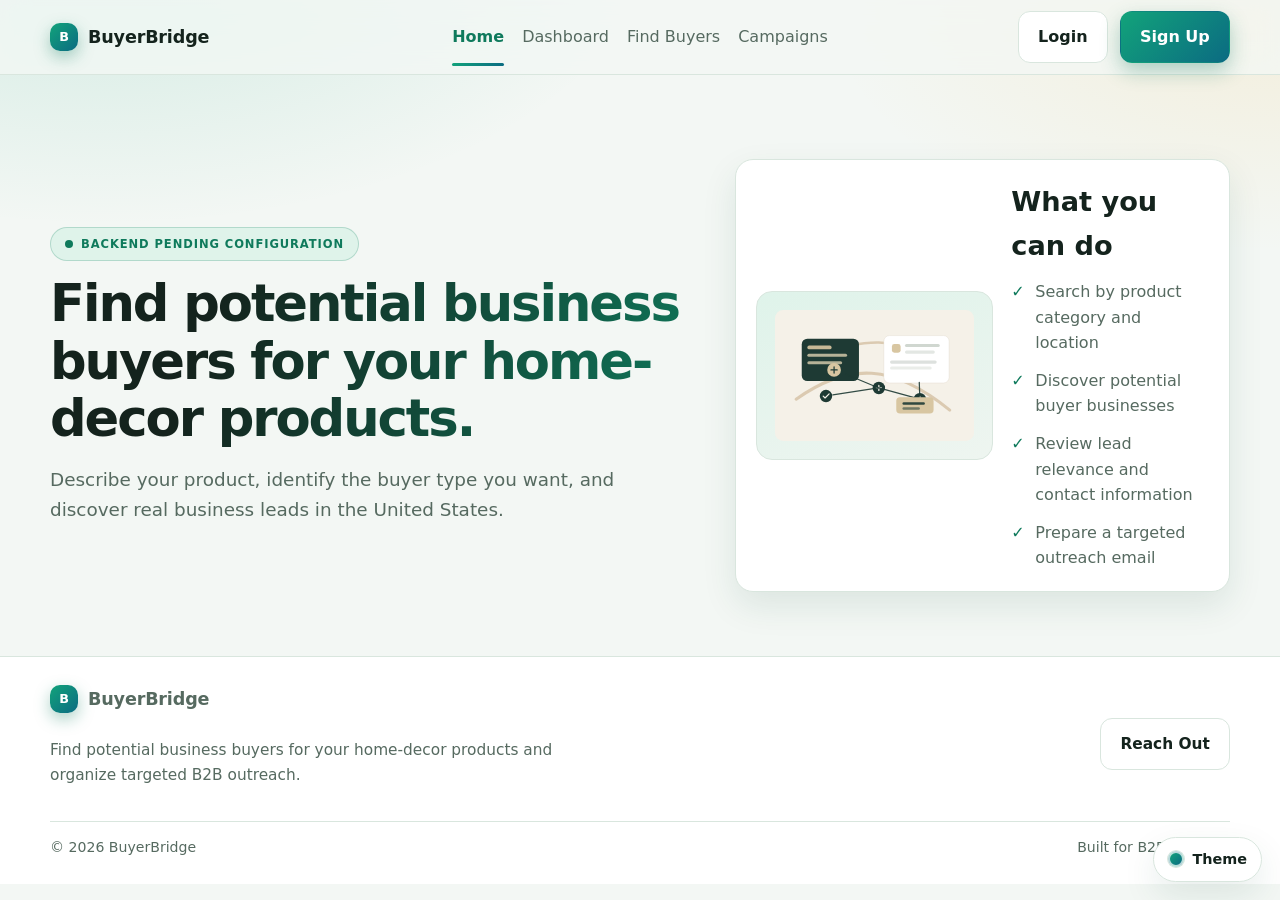
<file: frontend/index.html>
<!DOCTYPE html>
<html lang="en">
  <head>
    <meta charset="UTF-8" />
    <meta name="viewport" content="width=device-width, initial-scale=1.0" />
    <title>BuyerBridge | Find Potential Buyers</title>
    <meta
      name="description"
      content="BuyerBridge helps home-decor sellers discover relevant buyer leads and reach out professionally."
    />
    <link rel="stylesheet" href="css/style.css" />
    <link rel="stylesheet" href="css/responsive.css" />
    <link rel="stylesheet" href="css/theme.css" />
  </head>
  <body>
    <header class="site-header">
      <div class="container nav-wrap">
        <a class="brand brand-link" href="index.html" data-brand-link aria-label="BuyerBridge home">
          <span class="brand-mark">B</span>
          <span>BuyerBridge</span>
        </a>

        <button class="mobile-menu-toggle" type="button" aria-expanded="false" aria-controls="mobile-menu" data-mobile-toggle>
          Menu
        </button>

        <nav class="main-nav" aria-label="Main navigation">
          <a href="index.html" data-protected-nav>Home</a>
          <a href="pages/dashboard.html" data-protected-nav>Dashboard</a>
          <a href="pages/buyers.html" data-protected-nav>Find Buyers</a>
          <a href="pages/campaigns.html" data-protected-nav>Campaigns</a>
        </nav>

        <div class="nav-actions" data-auth-actions>
          <a class="button button-secondary" href="pages/login.html">Login</a>
          <a class="button button-primary" href="pages/signup.html">Sign Up</a>
        </div>
      </div>

      <div id="mobile-menu" class="mobile-menu" hidden>
        <div class="container mobile-menu-panel">
          <a href="index.html" data-protected-nav>Home</a>
          <a href="pages/dashboard.html" data-protected-nav>Dashboard</a>
          <a href="pages/buyers.html" data-protected-nav>Find Buyers</a>
          <a href="pages/campaigns.html" data-protected-nav>Campaigns</a>
          <div class="mobile-auth-actions" data-mobile-auth>
            <a class="button button-secondary" href="pages/login.html">Login</a>
            <a class="button button-primary" href="pages/signup.html">Sign Up</a>
          </div>
        </div>
      </div>
    </header>

    <main>
      <section class="hero">
        <div class="container hero-grid">
          <div>
            <p class="eyebrow">Home-decor sourcing</p>
            <h1>Find potential business buyers for your home-decor products.</h1>
            <p class="hero-copy">
              Describe your product, identify the buyer type you want, and discover real business leads in the United States.
            </p>
          </div>

          <div class="hero-panel">
            <div class="panel-card home-utility-card">
              <div class="illustration-wrap" aria-hidden="true">
                <img src="assets/buyer-discovery.svg" alt="BuyerBridge discovery network illustration" />
              </div>
              <div class="panel-copy">
                <h2>What you can do</h2>
                <ul class="feature-list">
                  <li>Search by product category and location</li>
                  <li>Discover potential buyer businesses</li>
                  <li>Review lead relevance and contact information</li>
                  <li>Prepare a targeted outreach email</li>
                </ul>
              </div>
            </div>
          </div>
        </div>
      </section>
    </main>

    <footer class="site-footer">
      <div class="container footer-wrap">
        <div class="footer-copy">
          <div class="brand footer-brand">
            <span class="brand-mark">B</span>
            <span>BuyerBridge</span>
          </div>
          <p>Find potential business buyers for your home-decor products and organize targeted B2B outreach.</p>
        </div>

        <a class="button button-secondary footer-action" href="pages/contact.html">Reach Out</a>
      </div>

      <div class="container footer-bottom">
        <div class="footer-bottom-inner">
          <span>© 2026 BuyerBridge</span>
          <span>Built for B2B sourcing</span>
        </div>
      </div>
    </footer>

    <script src="js/api.js"></script>
    <script src="js/auth.js"></script>
    <script src="js/components.js"></script>
    <script>
      async function checkBackendStatus() {
        const statusNode = document.querySelector('.eyebrow');
        if (!statusNode) return;

        try {
          const data = await healthCheck();
          if (data && data.status === 'ok') {
            statusNode.textContent = 'Backend connected';
          }
        } catch (error) {
          statusNode.textContent = 'Backend pending configuration';
        }
      }

      checkBackendStatus();
    </script>
    <script src="js/theme.js"></script>
  </body>
</html>
</file>
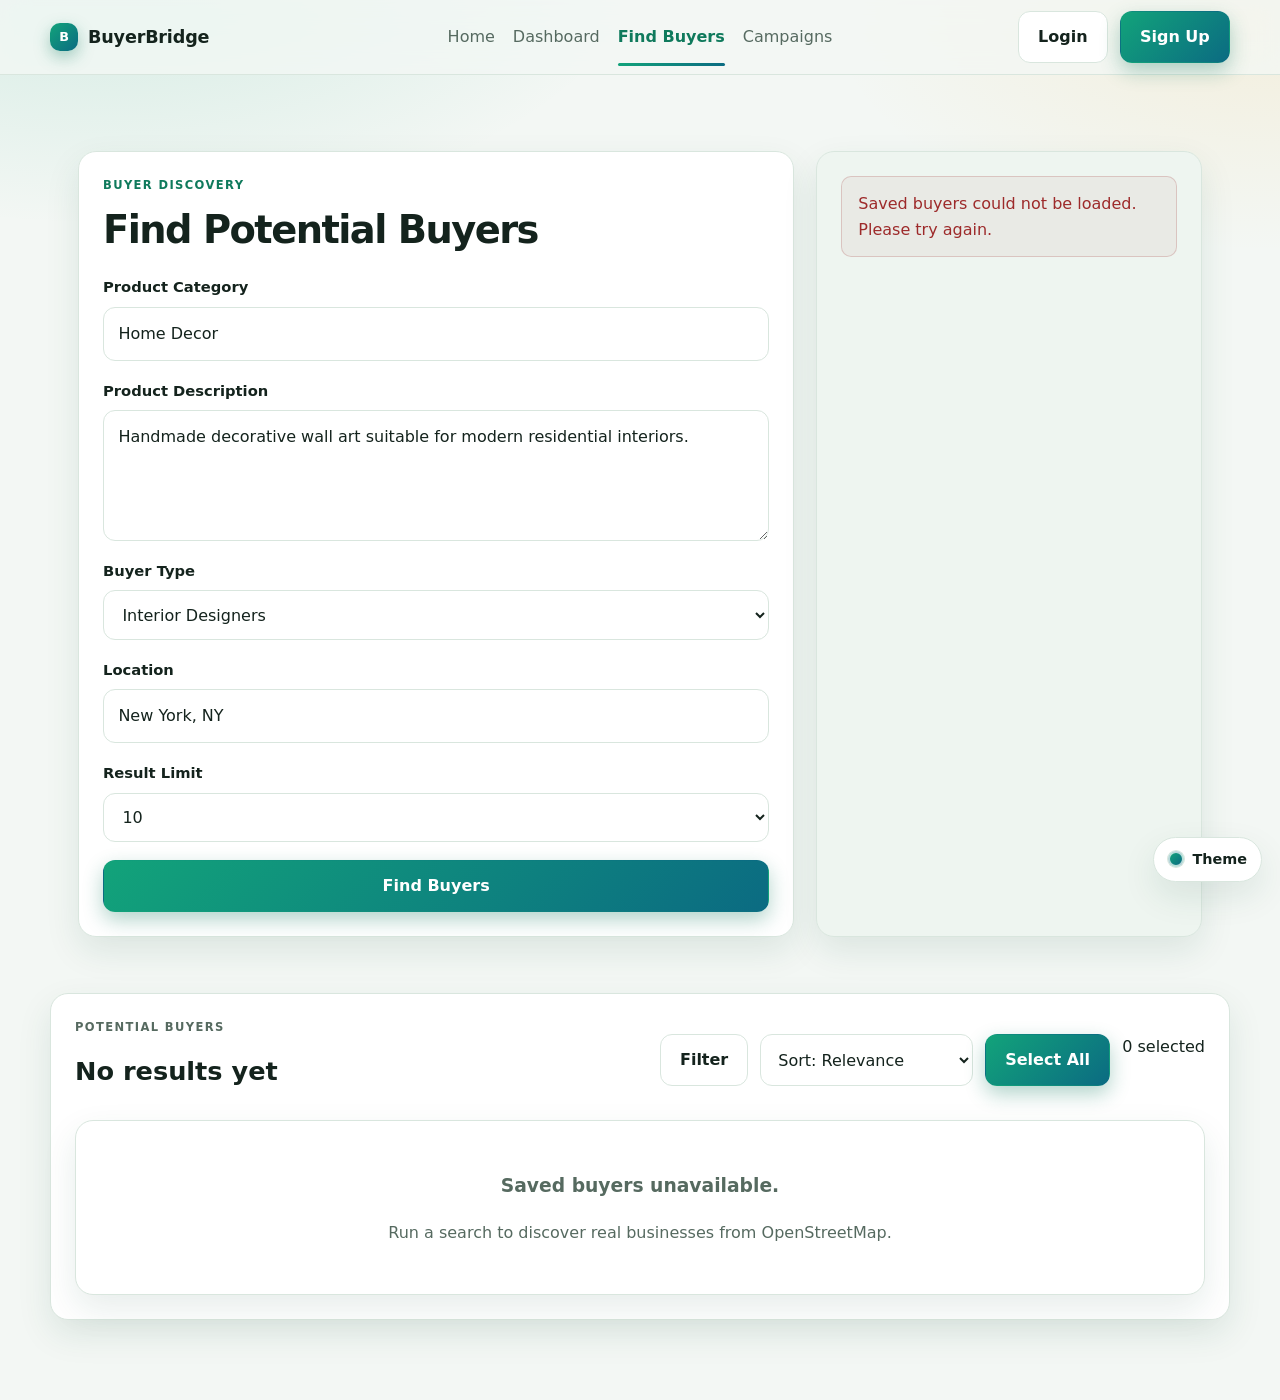
<file: frontend/pages/buyers.html>
<!DOCTYPE html>
<html lang="en">
  <head>
    <meta charset="UTF-8" />
    <meta name="viewport" content="width=device-width, initial-scale=1.0" />
    <title>Find Buyers | BuyerBridge</title>
    <link rel="stylesheet" href="../css/style.css" />
    <link rel="stylesheet" href="../css/dashboard.css" />
    <link rel="stylesheet" href="../css/responsive.css" />
    <link rel="stylesheet" href="../css/theme.css" />
  </head>
  <body>
    <header class="site-header">
      <div class="container nav-wrap">
        <a class="brand brand-link" href="../index.html" data-brand-link aria-label="BuyerBridge home">
          <span class="brand-mark">B</span>
          <span>BuyerBridge</span>
        </a>

        <button class="mobile-menu-toggle" type="button" aria-expanded="false" aria-controls="mobile-menu" data-mobile-toggle>
          Menu
        </button>

        <nav class="main-nav" aria-label="Main navigation">
          <a href="../index.html" data-protected-nav>Home</a>
          <a href="dashboard.html" data-protected-nav>Dashboard</a>
          <a href="buyers.html" class="active" data-protected-nav>Find Buyers</a>
          <a href="campaigns.html" data-protected-nav>Campaigns</a>
        </nav>

        <div class="nav-actions" data-auth-actions>
          <a class="button button-secondary" href="login.html">Login</a>
          <a class="button button-primary" href="signup.html">Sign Up</a>
        </div>
      </div>

      <div id="mobile-menu" class="mobile-menu" hidden>
        <div class="container mobile-menu-panel">
          <a href="../index.html" data-protected-nav>Home</a>
          <a href="dashboard.html" data-protected-nav>Dashboard</a>
          <a href="buyers.html" data-protected-nav>Find Buyers</a>
          <a href="campaigns.html" data-protected-nav>Campaigns</a>
          <div class="mobile-auth-actions" data-mobile-auth>
            <a class="button button-secondary" href="login.html">Login</a>
            <a class="button button-primary" href="signup.html">Sign Up</a>
          </div>
        </div>
      </div>
    </header>

    <main class="page-shell">
      <section class="container panel layout-two">
        <div class="panel-section">
          <div class="page-heading">
            <p class="eyebrow">Buyer discovery</p>
            <h1>Find Potential Buyers</h1>
          </div>

          <form id="search-form" class="search-form" novalidate>
            <div class="field-group">
              <label for="product_category">Product Category</label>
              <input id="product_category" name="product_category" type="text" value="Home Decor" placeholder="Example: Home Decor" required />
            </div>

            <div class="field-group">
              <label for="product_description">Product Description</label>
              <textarea id="product_description" name="product_description" rows="4" placeholder="Handmade decorative wall art suitable for modern residential interiors." required>Handmade decorative wall art suitable for modern residential interiors.</textarea>
            </div>

            <div class="field-group">
              <label for="buyer_type">Buyer Type</label>
              <select id="buyer_type" name="buyer_type">
                <option>Interior Designers</option>
                <option>Interior Design Studios</option>
                <option>Home Decor Stores</option>
                <option>Furniture Stores</option>
                <option>Home Staging Companies</option>
                <option>Home Furnishing Retailers</option>
                <option>Gift &amp; Home Stores</option>
                <option>Other</option>
              </select>
            </div>

            <div class="field-group">
              <label for="location">Location</label>
              <input id="location" name="location" type="text" value="New York, NY" placeholder="New York, NY" required />
            </div>

            <div class="field-group">
              <label for="limit">Result Limit</label>
              <select id="limit" name="limit">
                <option value="10" selected>10</option>
                <option value="20">20</option>
                <option value="50">50</option>
              </select>
            </div>

            <button class="button button-primary" type="submit">Find Buyers</button>
          </form>
        </div>

        <div class="panel-section panel-alt" id="results-summary">
          <div class="status-card">
            <p class="eyebrow muted">Search status</p>
            <h2>Ready to search</h2>
            <p>Use the form to discover potential business buyers relevant to your product.</p>
          </div>
        </div>
      </section>

      <section class="container results-panel" aria-live="polite">
        <div class="results-toolbar">
          <div>
            <p class="eyebrow muted">Potential buyers</p>
            <h2 id="results-title" aria-live="polite">No results yet</h2>
          </div>
          <div class="toolbar-actions">
              <button id="filter-toggle" class="button button-secondary" type="button" aria-expanded="false" aria-controls="buyer-filter-panel">Filter</button>
              <label class="visually-hidden" for="sort-by">Sort buyers</label>
              <select id="sort-by" aria-label="Sort buyers">
                <option value="relevance">Sort: Relevance</option>
                <option value="name">Sort: Business name</option>
                <option value="location">Sort: Location</option>
              </select>
              <button id="select-all-button" class="button button-primary" type="button">Select All</button>
              <span id="selected-count" aria-live="polite">0 selected</span>
              <a id="contact-selected-button" class="button button-secondary" href="campaigns.html" hidden>Contact Selected Buyers</a>
          </div>
        </div>
          <div id="buyer-filter-panel" class="buyer-filter-panel" hidden>
          <label for="buyer-filter-text">Category or location
            <input id="buyer-filter-text" type="search" placeholder="Filter category, city, or state" />
          </label>
          <label for="buyer-email-filter">Email
            <select id="buyer-email-filter">
              <option value="all">Any availability</option>
              <option value="available">Email available</option>
              <option value="unavailable">No email</option>
            </select>
          </label>
          <label for="buyer-website-filter">Website
            <select id="buyer-website-filter">
              <option value="all">Any availability</option>
              <option value="available">Website available</option>
              <option value="unavailable">No website</option>
            </select>
          </label>
            <button id="clear-buyer-filters" class="button button-secondary" type="button">Clear Filters</button>
          </div>
        <div id="results-container" class="results-grid"></div>
      </section>
    </main>

      <dialog id="buyer-details-dialog" class="buyer-details-dialog" aria-labelledby="buyer-detail-title">
        <div class="buyer-details-header">
          <h2 id="buyer-detail-title">Buyer details</h2>
          <button id="close-buyer-details" class="button button-secondary" type="button">Close</button>
        </div>
        <dl id="buyer-detail-fields" class="buyer-detail-fields"></dl>
      </dialog>

    <script src="../js/api.js"></script>
    <script src="../js/auth.js"></script>
    <script src="../js/components.js"></script>
    <script src="../js/buyers.js"></script>
    <script src="../js/theme.js"></script>
  </body>
</html>
</file>
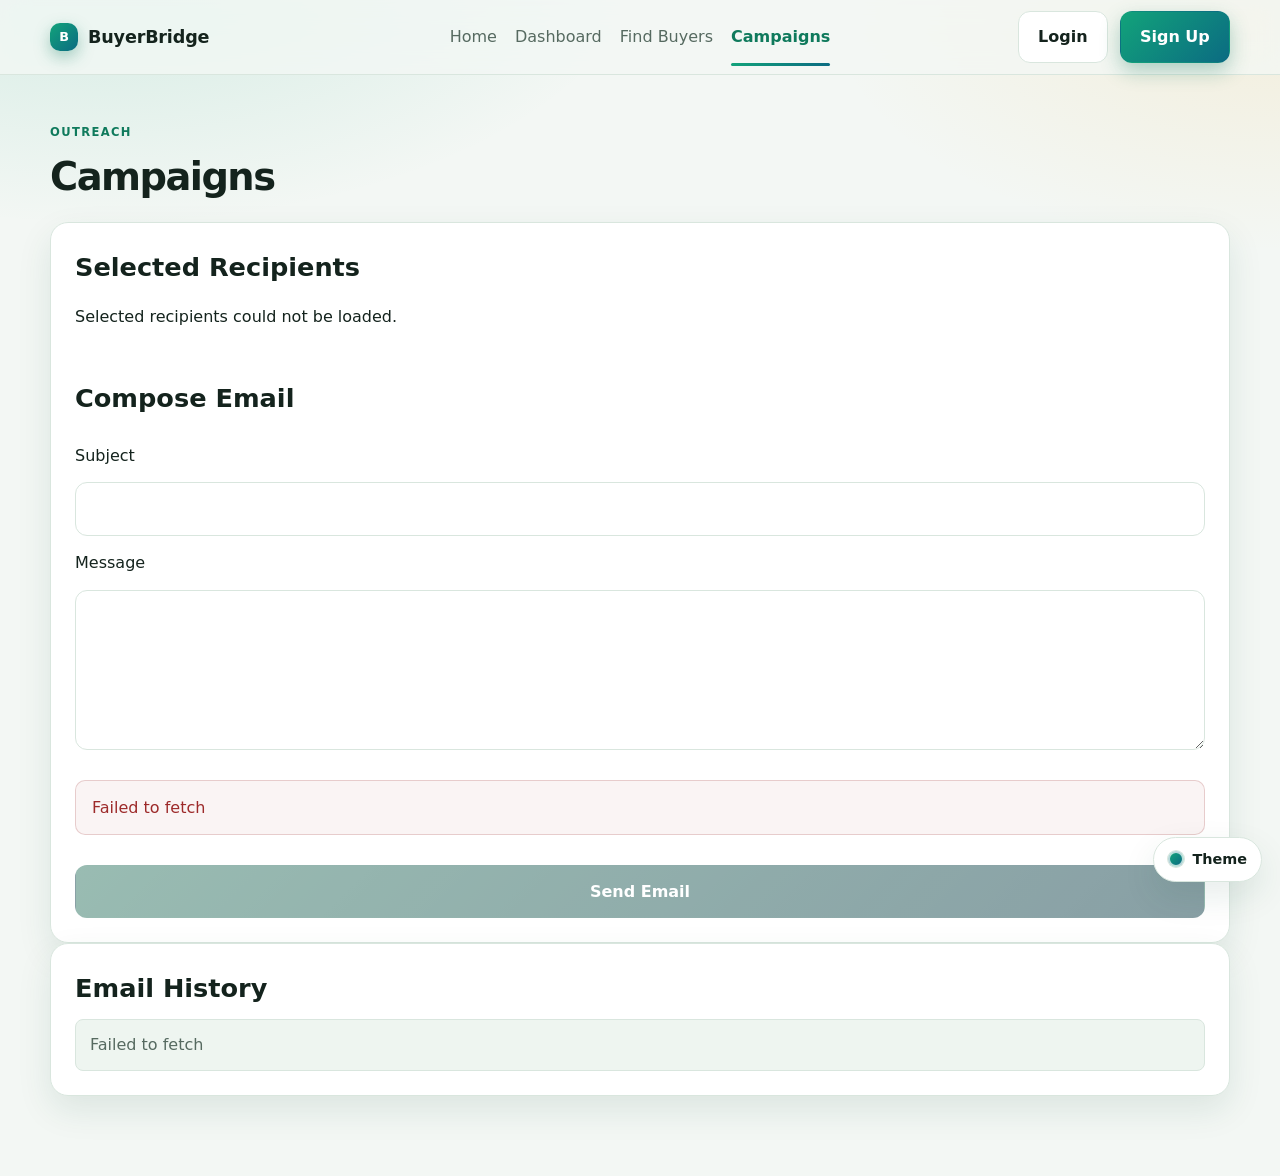
<file: frontend/pages/campaigns.html>
<!DOCTYPE html>
<html lang="en">
  <head>
    <meta charset="UTF-8" />
    <meta name="viewport" content="width=device-width, initial-scale=1.0" />
    <title>Campaigns | BuyerBridge</title>
    <link rel="stylesheet" href="../css/style.css" />
    <link rel="stylesheet" href="../css/dashboard.css" />
    <link rel="stylesheet" href="../css/responsive.css" />
    <link rel="stylesheet" href="../css/theme.css" />
  </head>
  <body>
    <header class="site-header">
      <div class="container nav-wrap">
        <a class="brand brand-link" href="../index.html" data-brand-link aria-label="BuyerBridge home">
          <span class="brand-mark">B</span>
          <span>BuyerBridge</span>
        </a>

        <button class="mobile-menu-toggle" type="button" aria-expanded="false" aria-controls="mobile-menu" data-mobile-toggle>
          Menu
        </button>

        <nav class="main-nav" aria-label="Main navigation">
          <a href="../index.html" data-protected-nav>Home</a>
          <a href="dashboard.html" data-protected-nav>Dashboard</a>
          <a href="buyers.html" data-protected-nav>Find Buyers</a>
          <a href="campaigns.html" class="active" data-protected-nav>Campaigns</a>
        </nav>

        <div class="nav-actions" data-auth-actions>
          <a class="button button-secondary" href="login.html">Login</a>
          <a class="button button-primary" href="signup.html">Sign Up</a>
        </div>
      </div>

      <div id="mobile-menu" class="mobile-menu" hidden>
        <div class="container mobile-menu-panel">
          <a href="../index.html" data-protected-nav>Home</a>
          <a href="dashboard.html" data-protected-nav>Dashboard</a>
          <a href="buyers.html" data-protected-nav>Find Buyers</a>
          <a href="campaigns.html" data-protected-nav>Campaigns</a>
          <div class="mobile-auth-actions" data-mobile-auth>
            <a class="button button-secondary" href="login.html">Login</a>
            <a class="button button-primary" href="signup.html">Sign Up</a>
          </div>
        </div>
      </div>
    </header>

    <main class="page-shell container">
      <section class="page-heading">
        <p class="eyebrow">Outreach</p>
        <h1>Campaigns</h1>
      </section>

      <section id="campaign-empty-state" class="panel-section">
        <div class="empty-state-box">
          <h2>No outreach campaign started yet.</h2>
          <p>Choose a set of potential buyers and send a structured business introduction from the buyer discovery workflow.</p>
          <p id="empty-recipient-count" aria-live="polite">0 selected</p>
          <a class="button button-primary" href="buyers.html">Find Buyers</a>
        </div>
      </section>

      <section id="campaign-workspace" class="panel-section campaign-workspace" hidden>
        <div>
          <h2>Selected Recipients</h2>
          <p id="recipient-count" aria-live="polite"></p>
          <div class="campaign-recipient-controls">
            <button id="add-more-recipients" class="button button-secondary" type="button" hidden>Add More Recipients</button>
            <button id="clear-all-recipients" class="button button-secondary" type="button" hidden>Clear All Recipients</button>
          </div>
          <ul id="selected-recipients" class="campaign-recipient-list"></ul>
        </div>

        <form id="campaign-compose-form" class="campaign-compose-form" novalidate>
          <h2>Compose Email</h2>
          <label for="campaign-subject">Subject</label>
          <input id="campaign-subject" name="subject" type="text" minlength="3" maxlength="200" required />
          <label for="campaign-message">Message</label>
          <textarea id="campaign-message" name="message" minlength="10" maxlength="5000" required></textarea>
          <p id="campaign-status" role="status" aria-live="polite"></p>
          <button id="send-campaign-button" class="button button-primary" type="submit" disabled>Send Email</button>
        </form>
      </section>

      <section class="panel-section email-history-section">
        <h2>Email History</h2>
        <ul id="email-history-list" class="campaign-recipient-list email-history-list">
          <li>Loading email history...</li>
        </ul>
      </section>
    </main>

    <script src="../js/api.js"></script>
    <script src="../js/auth.js"></script>
    <script src="../js/components.js"></script>
    <script src="../js/campaigns.js"></script>
    <script src="../js/theme.js"></script>
  </body>
</html>
</file>
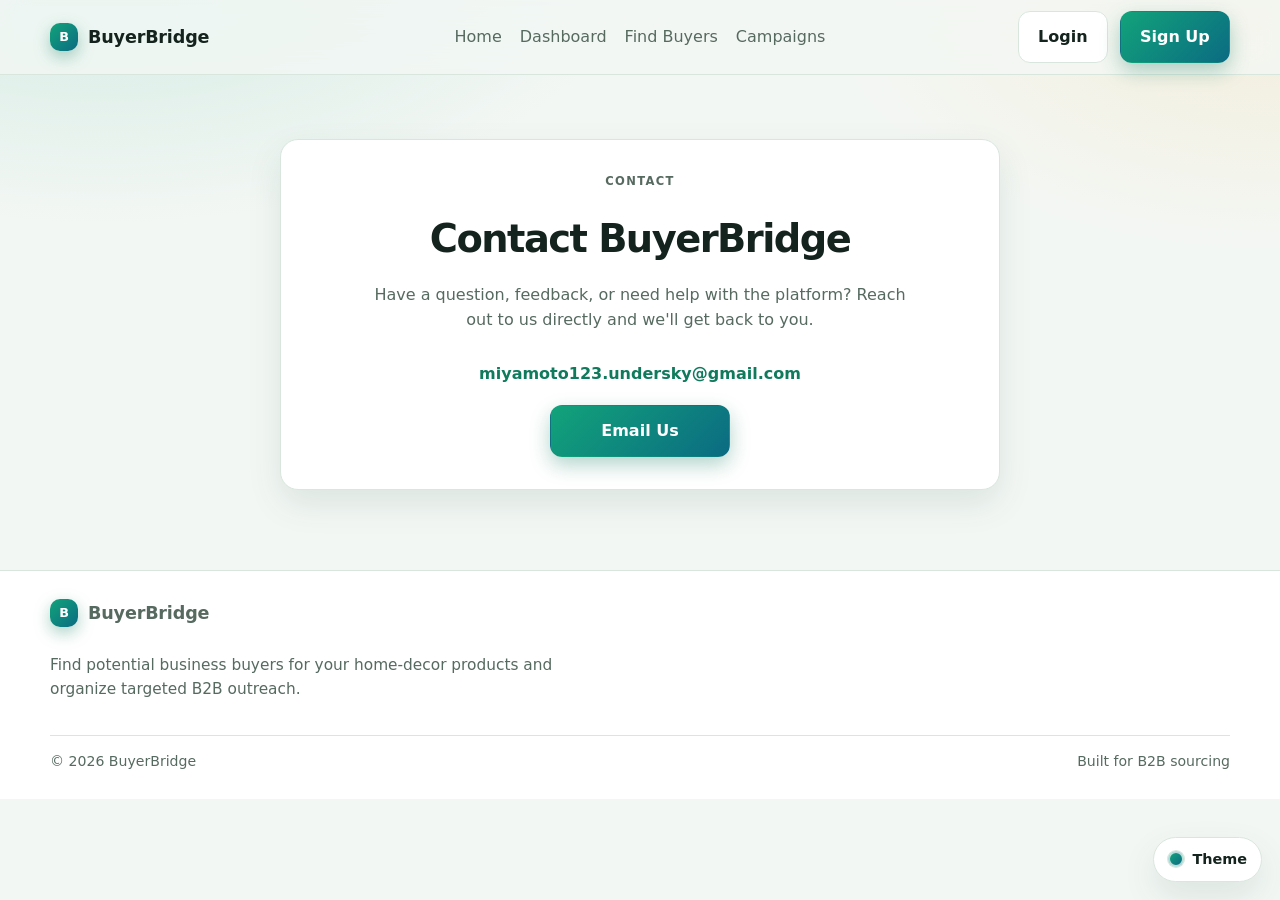
<file: frontend/pages/contact.html>
<!DOCTYPE html>
<html lang="en">
  <head>
    <meta charset="UTF-8" />
    <meta name="viewport" content="width=device-width, initial-scale=1.0" />
    <title>Contact | BuyerBridge</title>
    <meta name="description" content="Contact BuyerBridge for product questions, feedback, and platform support." />
    <link rel="stylesheet" href="../css/style.css" />
    <link rel="stylesheet" href="../css/responsive.css" />
    <link rel="stylesheet" href="../css/theme.css" />
  </head>
  <body>
    <header class="site-header">
      <div class="container nav-wrap">
        <a class="brand brand-link" href="../index.html" data-brand-link aria-label="BuyerBridge home">
          <span class="brand-mark">B</span>
          <span>BuyerBridge</span>
        </a>

        <button class="mobile-menu-toggle" type="button" aria-expanded="false" aria-controls="mobile-menu" data-mobile-toggle>
          Menu
        </button>

        <nav class="main-nav" aria-label="Main navigation">
          <a href="../index.html" data-protected-nav>Home</a>
          <a href="dashboard.html" data-protected-nav>Dashboard</a>
          <a href="buyers.html" data-protected-nav>Find Buyers</a>
          <a href="campaigns.html" data-protected-nav>Campaigns</a>
        </nav>

        <div class="nav-actions" data-auth-actions>
          <a class="button button-secondary" href="login.html">Login</a>
          <a class="button button-primary" href="signup.html">Sign Up</a>
        </div>
      </div>

      <div id="mobile-menu" class="mobile-menu" hidden>
        <div class="container mobile-menu-panel">
          <a href="../index.html" data-protected-nav>Home</a>
          <a href="dashboard.html" data-protected-nav>Dashboard</a>
          <a href="buyers.html" data-protected-nav>Find Buyers</a>
          <a href="campaigns.html" data-protected-nav>Campaigns</a>
          <div class="mobile-auth-actions" data-mobile-auth>
            <a class="button button-secondary" href="login.html">Login</a>
            <a class="button button-primary" href="signup.html">Sign Up</a>
          </div>
        </div>
      </div>
    </header>

    <main class="container contact-shell">
      <section class="contact-card" aria-labelledby="contact-title">
        <p class="eyebrow">Contact</p>
        <h1 id="contact-title">Contact BuyerBridge</h1>
        <p>Have a question, feedback, or need help with the platform? Reach out to us directly and we'll get back to you.</p>
        <div class="contact-email">miyamoto123.undersky@gmail.com</div>
        <div>
          <a class="button button-primary" href="mailto:miyamoto123.undersky@gmail.com">Email Us</a>
        </div>
      </section>
    </main>

    <footer class="site-footer">
      <div class="container footer-wrap">
        <div class="footer-copy">
          <div class="brand footer-brand">
            <span class="brand-mark">B</span>
            <span>BuyerBridge</span>
          </div>
          <p>Find potential business buyers for your home-decor products and organize targeted B2B outreach.</p>
        </div>
      </div>

      <div class="container footer-bottom">
        <div class="footer-bottom-inner">
          <span>© 2026 BuyerBridge</span>
          <span>Built for B2B sourcing</span>
        </div>
      </div>
    </footer>

    <script src="../js/api.js"></script>
    <script src="../js/auth.js"></script>
    <script src="../js/components.js"></script>
    <script src="../js/theme.js"></script>
  </body>
</html>
</file>
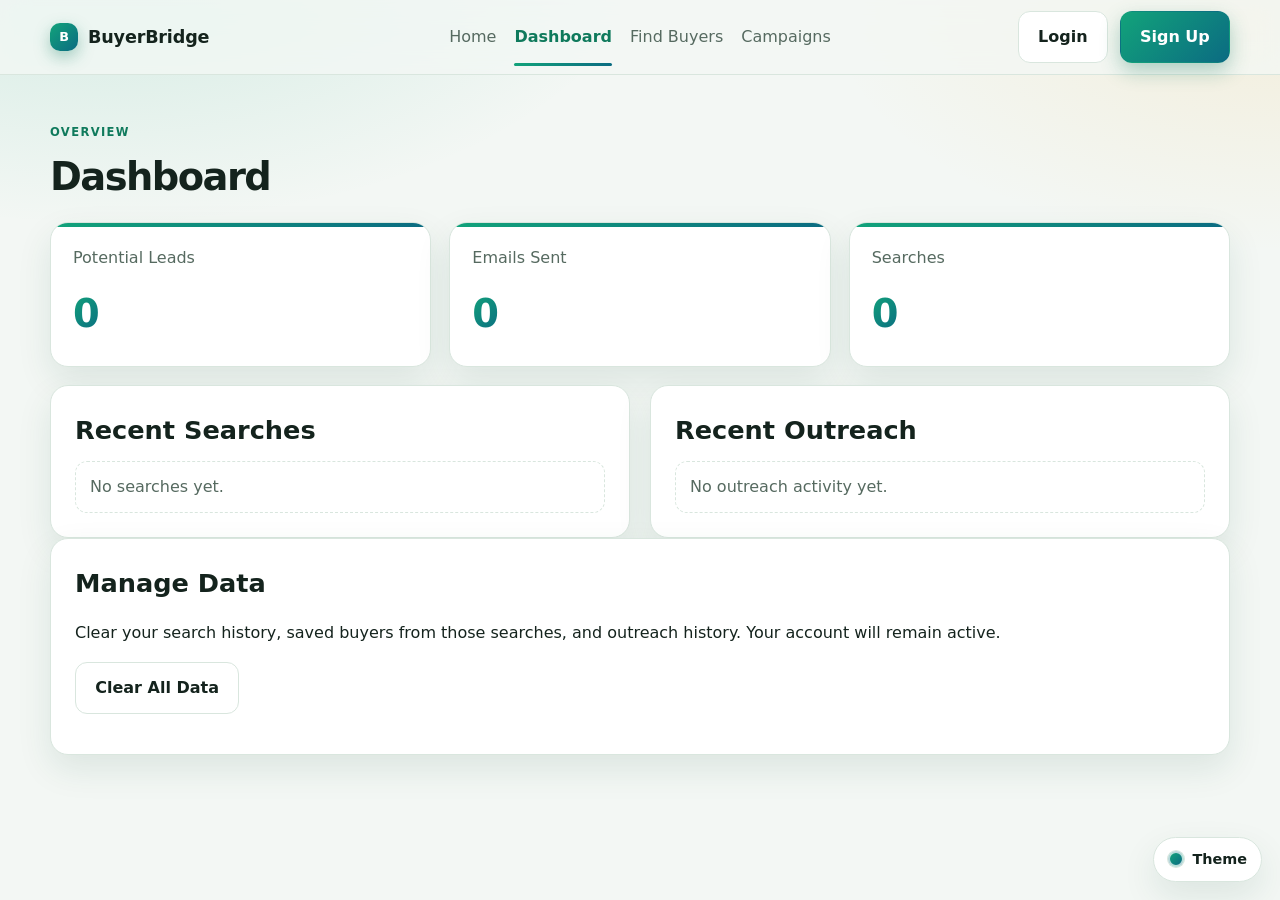
<file: frontend/pages/dashboard.html>
<!DOCTYPE html>
<html lang="en">
  <head>
    <meta charset="UTF-8" />
    <meta name="viewport" content="width=device-width, initial-scale=1.0" />
    <title>Dashboard | BuyerBridge</title>
    <link rel="stylesheet" href="../css/style.css" />
    <link rel="stylesheet" href="../css/dashboard.css" />
    <link rel="stylesheet" href="../css/responsive.css" />
    <link rel="stylesheet" href="../css/theme.css" />
  </head>
  <body>
    <header class="site-header">
      <div class="container nav-wrap">
        <a class="brand brand-link" href="../index.html" data-brand-link aria-label="BuyerBridge home">
          <span class="brand-mark">B</span>
          <span>BuyerBridge</span>
        </a>

        <button class="mobile-menu-toggle" type="button" aria-expanded="false" aria-controls="mobile-menu" data-mobile-toggle>
          Menu
        </button>

        <nav class="main-nav" aria-label="Main navigation">
          <a href="../index.html" data-protected-nav>Home</a>
          <a href="dashboard.html" class="active" data-protected-nav>Dashboard</a>
          <a href="buyers.html" data-protected-nav>Find Buyers</a>
          <a href="campaigns.html" data-protected-nav>Campaigns</a>
        </nav>

        <div class="nav-actions" data-auth-actions>
          <a class="button button-secondary" href="login.html">Login</a>
          <a class="button button-primary" href="signup.html">Sign Up</a>
        </div>
      </div>

      <div id="mobile-menu" class="mobile-menu" hidden>
        <div class="container mobile-menu-panel">
          <a href="../index.html" data-protected-nav>Home</a>
          <a href="dashboard.html" data-protected-nav>Dashboard</a>
          <a href="buyers.html" data-protected-nav>Find Buyers</a>
          <a href="campaigns.html" data-protected-nav>Campaigns</a>
          <div class="mobile-auth-actions" data-mobile-auth>
            <a class="button button-secondary" href="login.html">Login</a>
            <a class="button button-primary" href="signup.html">Sign Up</a>
          </div>
        </div>
      </div>
    </header>

    <main class="page-shell container">
      <section class="page-heading">
        <p class="eyebrow">Overview</p>
        <h1>Dashboard</h1>
      </section>

      <section class="stats-grid">
        <article class="stat-card">
          <span class="stat-label">Potential Leads</span>
          <strong id="stat-leads">0</strong>
        </article>
        <article class="stat-card">
          <span class="stat-label">Emails Sent</span>
          <strong id="stat-emails">0</strong>
        </article>
        <article class="stat-card">
          <span class="stat-label">Searches</span>
          <strong id="stat-searches">0</strong>
        </article>
      </section>

      <section class="dashboard-grid">
        <article class="panel-section">
          <h2>Recent Searches</h2>
          <ul id="search-history" class="list-plain">
            <li class="empty-state">No searches yet.</li>
          </ul>
        </article>

        <article class="panel-section">
          <h2>Recent Outreach</h2>
          <ul id="email-history" class="list-plain">
            <li class="empty-state">No outreach activity yet.</li>
          </ul>
        </article>
      </section>

      <section class="panel-section dashboard-data-controls" aria-labelledby="clear-data-heading">
        <h2 id="clear-data-heading">Manage Data</h2>
        <p>Clear your search history, saved buyers from those searches, and outreach history. Your account will remain active.</p>
        <button id="clear-all-data-button" class="button button-secondary" type="button">Clear All Data</button>
        <p id="clear-data-status" role="status" aria-live="polite"></p>
      </section>
    </main>

    <script src="../js/api.js"></script>
    <script src="../js/auth.js"></script>
    <script src="../js/components.js"></script>
    <script src="../js/dashboard.js"></script>
    <script src="../js/theme.js"></script>
  </body>
</html>
</file>
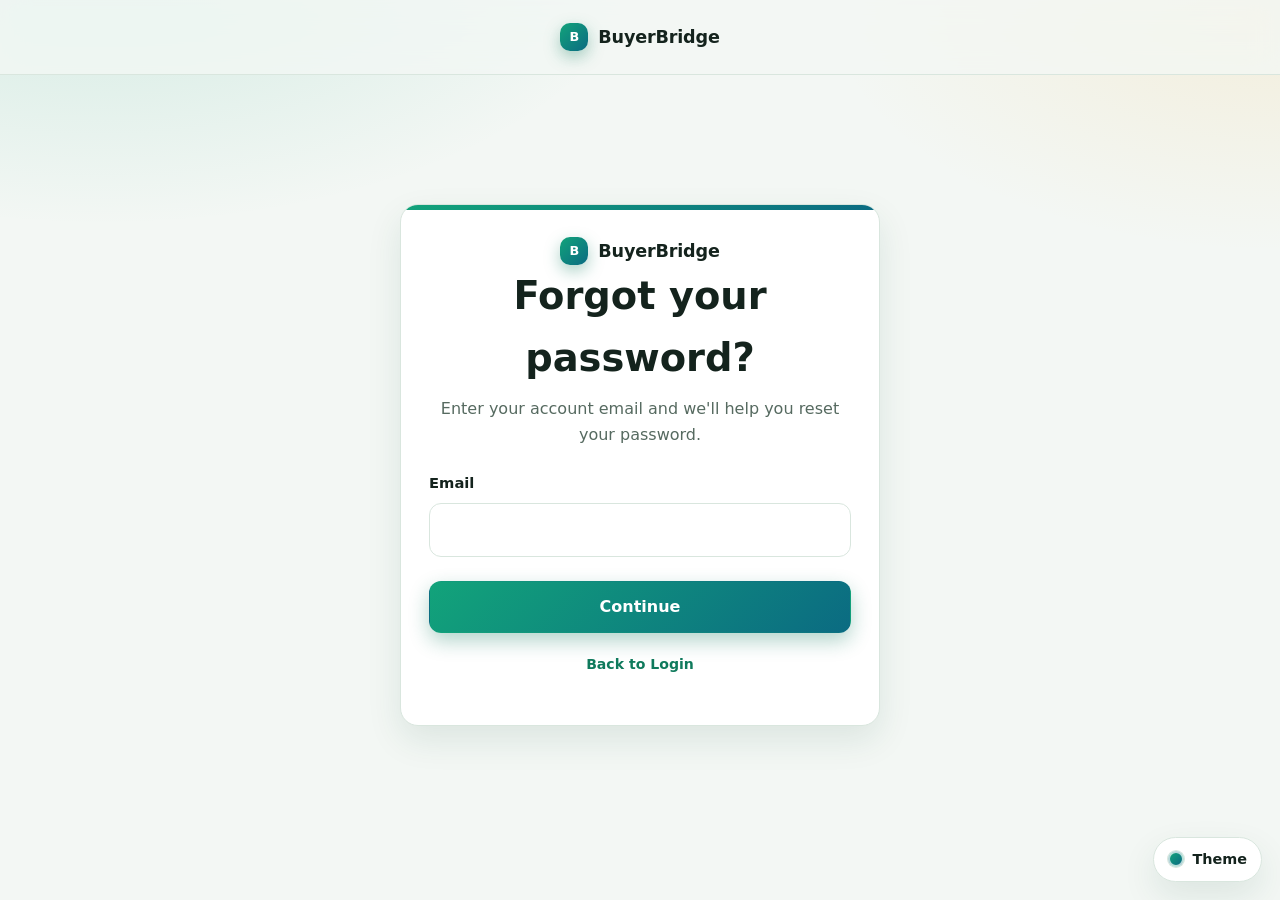
<file: frontend/pages/forgot-password.html>
<!DOCTYPE html>
<html lang="en">
  <head>
    <meta charset="UTF-8" />
    <meta name="viewport" content="width=device-width, initial-scale=1.0" />
    <title>Forgot Password | BuyerBridge</title>
    <meta name="description" content="Reset your BuyerBridge password securely." />
    <link rel="stylesheet" href="../css/style.css" />
    <link rel="stylesheet" href="../css/responsive.css" />
    <link rel="stylesheet" href="../css/theme.css" />
  </head>
  <body>
    <header class="site-header auth-header">
      <div class="container auth-header-inner">
        <a class="brand brand-link" href="../index.html" data-brand-link aria-label="BuyerBridge home">
          <span class="brand-mark">B</span>
          <span>BuyerBridge</span>
        </a>
      </div>
    </header>

    <main class="container auth-shell">
      <section class="auth-card" aria-labelledby="forgot-password-title">
        <div class="auth-top">
          <div class="brand" aria-label="BuyerBridge home">
            <span class="brand-mark">B</span>
            <span>BuyerBridge</span>
          </div>
          <h1 id="forgot-password-title">Forgot your password?</h1>
          <p>Enter your account email and we'll help you reset your password.</p>
        </div>

        <form id="forgot-password-form" class="auth-form" novalidate>
          <div class="field-group">
            <label for="forgot-email">Email</label>
            <input id="forgot-email" name="email" type="email" autocomplete="email" required />
          </div>

          <div data-auth-message class="auth-notice" aria-live="polite" hidden></div>

          <button class="button button-primary" type="submit">Continue</button>
        </form>

        <p class="auth-footer">
          <a href="login.html" class="forgot-link" data-auth-link="login.html">Back to Login</a>
        </p>
      </section>
    </main>

    <script src="../js/api.js"></script>
    <script src="../js/auth.js"></script>
    <script src="../js/theme.js"></script>
  </body>
</html>
</file>
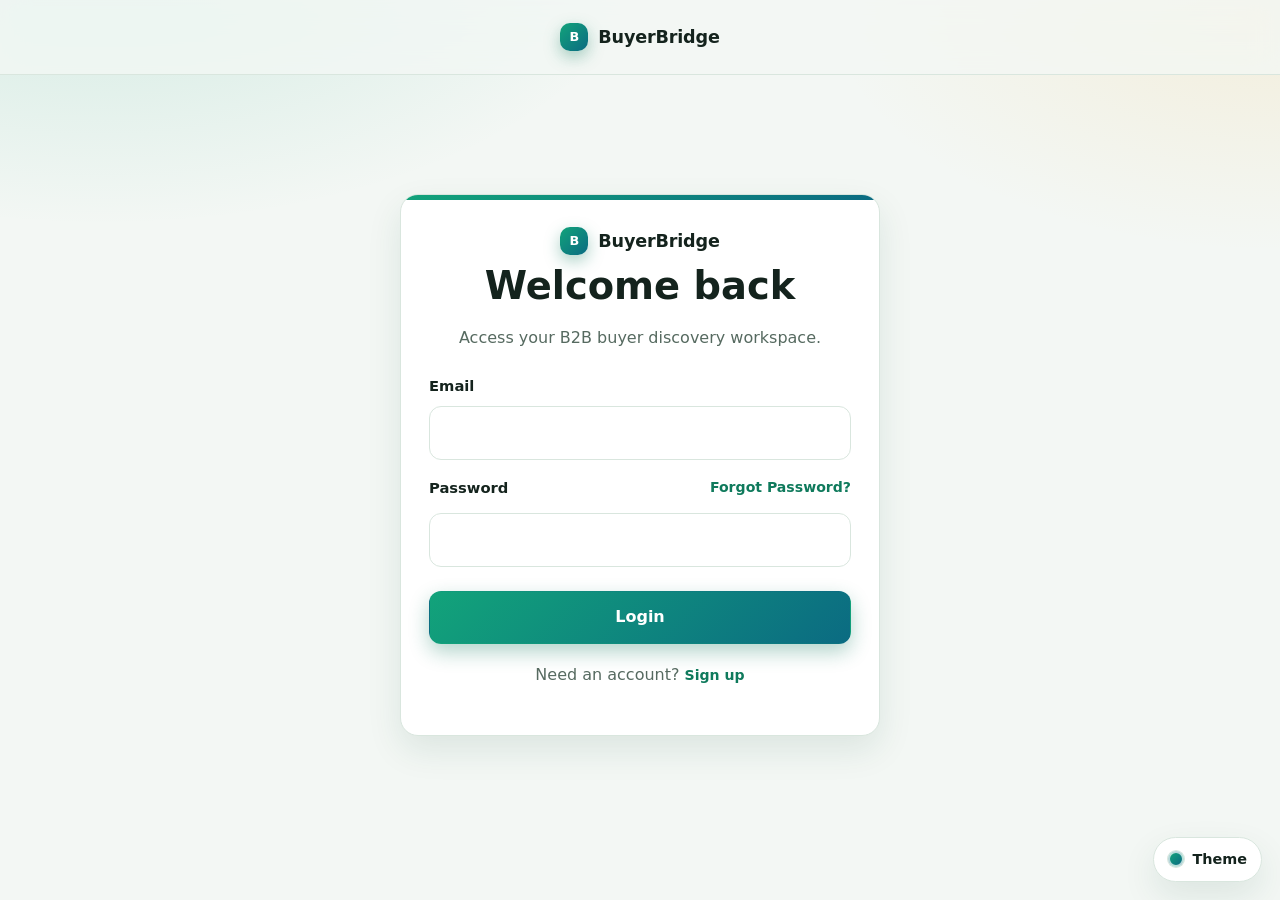
<file: frontend/pages/login.html>
<!DOCTYPE html>
<html lang="en">
  <head>
    <meta charset="UTF-8" />
    <meta name="viewport" content="width=device-width, initial-scale=1.0" />
    <title>Login | BuyerBridge</title>
    <meta name="description" content="Login to BuyerBridge to continue your buyer discovery workflow." />
    <link rel="stylesheet" href="../css/style.css" />
    <link rel="stylesheet" href="../css/responsive.css" />
    <link rel="stylesheet" href="../css/theme.css" />
  </head>
  <body>
    <header class="site-header auth-header">
      <div class="container auth-header-inner">
        <a class="brand brand-link" href="../index.html" data-brand-link aria-label="BuyerBridge home">
          <span class="brand-mark">B</span>
          <span>BuyerBridge</span>
        </a>
      </div>
    </header>

    <main class="container auth-shell">
      <section class="auth-card" aria-labelledby="login-title">
        <div class="auth-top">
          <div class="brand" aria-label="BuyerBridge home">
            <span class="brand-mark">B</span>
            <span>BuyerBridge</span>
          </div>
          <h1 id="login-title">Welcome back</h1>
          <p>Access your B2B buyer discovery workspace.</p>
        </div>

        <form id="login-form" class="auth-form" novalidate>
          <div class="field-group">
            <label for="login-email">Email</label>
            <input id="login-email" name="email" type="email" autocomplete="email" required />
          </div>

          <div class="field-group">
            <div class="field-row">
              <label for="login-password">Password</label>
              <a href="forgot-password.html" class="forgot-link" data-auth-link="forgot-password.html">Forgot Password?</a>
            </div>
            <input id="login-password" name="password" type="password" autocomplete="current-password" required />
          </div>

          <div data-auth-message class="auth-notice" aria-live="polite" hidden></div>

          <button class="button button-primary" type="submit">Login</button>
        </form>

        <p class="auth-footer">
          Need an account?
          <a href="signup.html" class="forgot-link" data-auth-link="signup.html">Sign up</a>
        </p>
      </section>
    </main>

    <script src="../js/api.js"></script>
    <script src="../js/auth.js"></script>
    <script src="../js/components.js"></script>
    <script src="../js/theme.js"></script>
  </body>
</html>
</file>
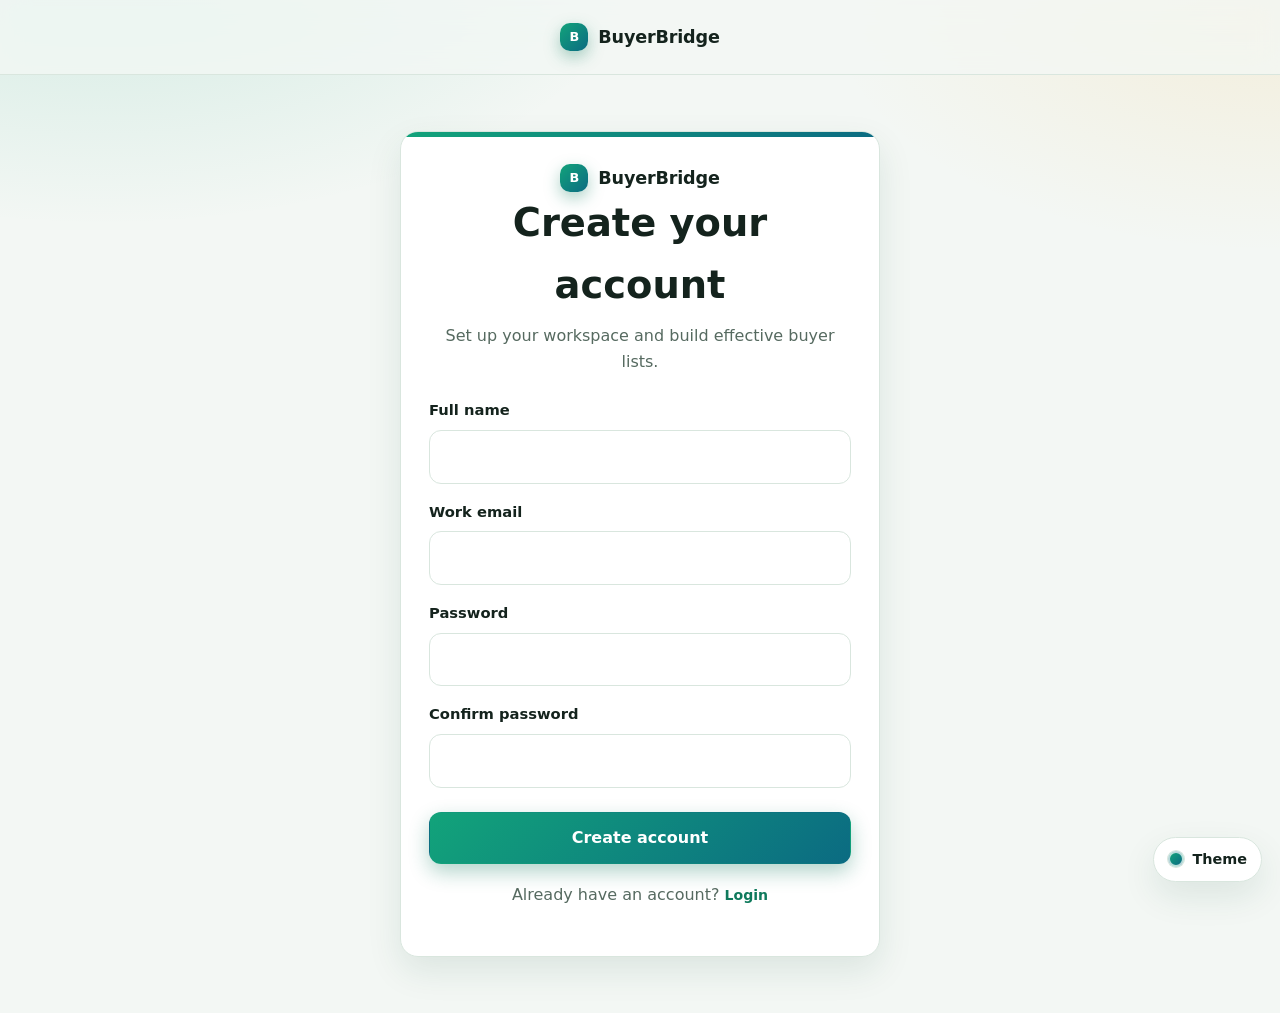
<file: frontend/pages/signup.html>
<!DOCTYPE html>
<html lang="en">
  <head>
    <meta charset="UTF-8" />
    <meta name="viewport" content="width=device-width, initial-scale=1.0" />
    <title>Sign Up | BuyerBridge</title>
    <meta name="description" content="Create your BuyerBridge account and start sharing outreach campaigns." />
    <link rel="stylesheet" href="../css/style.css" />
    <link rel="stylesheet" href="../css/responsive.css" />
    <link rel="stylesheet" href="../css/theme.css" />
  </head>
  <body>
    <header class="site-header auth-header">
      <div class="container auth-header-inner">
        <a class="brand brand-link" href="../index.html" data-brand-link aria-label="BuyerBridge home">
          <span class="brand-mark">B</span>
          <span>BuyerBridge</span>
        </a>
      </div>
    </header>

    <main class="container auth-shell">
      <section class="auth-card" aria-labelledby="signup-title">
        <div class="auth-top">
          <div class="brand" aria-label="BuyerBridge home">
            <span class="brand-mark">B</span>
            <span>BuyerBridge</span>
          </div>
          <h1 id="signup-title">Create your account</h1>
          <p>Set up your workspace and build effective buyer lists.</p>
        </div>

        <form id="signup-form" class="auth-form" novalidate>
          <div class="field-group">
            <label for="signup-name">Full name</label>
            <input id="signup-name" name="name" type="text" autocomplete="name" required />
          </div>

          <div class="field-group">
            <label for="signup-email">Work email</label>
            <input id="signup-email" name="email" type="email" autocomplete="email" required />
          </div>

          <div class="field-group">
            <label for="signup-password">Password</label>
            <input id="signup-password" name="password" type="password" autocomplete="new-password" required />
          </div>

          <div class="field-group">
            <label for="signup-confirm-password">Confirm password</label>
            <input id="signup-confirm-password" name="confirm_password" type="password" autocomplete="new-password" required />
          </div>

          <div data-auth-message class="auth-notice" aria-live="polite" hidden></div>

          <button class="button button-primary" type="submit">Create account</button>
        </form>

        <p class="auth-footer">
          Already have an account?
          <a href="login.html" class="forgot-link" data-auth-link="login.html">Login</a>
        </p>
      </section>
    </main>

    <script src="../js/api.js"></script>
    <script src="../js/auth.js"></script>
    <script src="../js/components.js"></script>
    <script src="../js/theme.js"></script>
  </body>
</html>
</file>
<file: frontend/css/style.css>
:root {
  --bg: #f5f3ef;
  --surface: #ffffff;
  --surface-alt: #f9f7f4;
  --border: #e4dfd7;
  --text: #1f271f;
  --muted: #5f665f;
  --primary: #1e3a34;
  --primary-dark: #132c28;
  --accent: #c7a878;
  --accent-soft: #f1e5cb;
  --success: #1d6b4b;
  --warning: #b76a2a;
  --error: #9d2a2a;
  --shadow: 0 14px 30px rgba(24, 31, 28, 0.08);
}

* {
  box-sizing: border-box;
}

html {
  scroll-behavior: smooth;
}

body {
  margin: 0;
  font-family: Arial, Helvetica, sans-serif;
  background: var(--bg);
  color: var(--text);
  line-height: 1.6;
}

a {
  color: inherit;
  text-decoration: none;
}

button,
input,
select,
textarea {
  font: inherit;
}

img {
  max-width: 100%;
  display: block;
}

button,
input,
select,
textarea,
a {
  transition: border-color 0.2s ease, background 0.2s ease, color 0.2s ease, box-shadow 0.2s ease;
}

button:focus-visible,
input:focus-visible,
select:focus-visible,
textarea:focus-visible,
a:focus-visible {
  outline: 3px solid rgba(30, 58, 52, 0.18);
  outline-offset: 2px;
}

.container {
  width: min(1180px, calc(100% - 32px));
  margin: 0 auto;
}

.site-header {
  position: sticky;
  top: 0;
  z-index: 20;
  background: rgba(245, 243, 239, 0.96);
  backdrop-filter: blur(8px);
  border-bottom: 1px solid var(--border);
}

.nav-wrap {
  display: grid;
  grid-template-columns: 1fr auto 1fr;
  align-items: center;
  gap: 18px;
  min-height: 74px;
}

.brand {
  display: inline-flex;
  align-items: center;
  gap: 10px;
  font-size: 1.1rem;
  font-weight: 700;
  letter-spacing: 0.02em;
  justify-self: start;
}

.brand-link {
  color: var(--text);
}

.brand-mark {
  display: inline-flex;
  align-items: center;
  justify-content: center;
  width: 28px;
  height: 28px;
  border-radius: 8px;
  background: var(--primary);
  color: #fff;
  font-size: 0.8rem;
}

.main-nav {
  display: flex;
  align-items: center;
  justify-content: center;
  gap: 18px;
  color: var(--muted);
  justify-self: center;
}

.main-nav a {
  position: relative;
  padding: 8px 0;
}

.main-nav a.active {
  color: var(--text);
  font-weight: 600;
}

.main-nav a.active::after {
  content: "";
  position: absolute;
  left: 0;
  right: 0;
  bottom: -8px;
  height: 2px;
  background: var(--primary);
}

.nav-actions {
  display: flex;
  align-items: center;
  justify-self: end;
  gap: 12px;
}

.button {
  display: inline-flex;
  align-items: center;
  justify-content: center;
  gap: 10px;
  border: 1px solid transparent;
  border-radius: 10px;
  padding: 0.78rem 1.2rem;
  font-weight: 600;
  cursor: pointer;
  text-decoration: none;
}

.button:hover {
  transform: translateY(-1px);
}

.button-primary {
  background: var(--primary);
  color: #fff;
  box-shadow: var(--shadow);
}

.button-primary:hover {
  background: var(--primary-dark);
}

.button-secondary {
  border-color: var(--border);
  background: var(--surface);
  color: var(--text);
}

.button.secondary-inline {
  background: transparent;
  border-color: transparent;
  color: var(--primary);
}

.hero {
  padding: 76px 0 56px;
}

.hero-grid {
  display: grid;
  gap: 34px;
  grid-template-columns: 1.25fr 0.95fr;
  align-items: center;
}

.eyebrow {
  margin: 0 0 14px;
  color: var(--primary);
  text-transform: uppercase;
  letter-spacing: 0.12em;
  font-size: 0.72rem;
  font-weight: 700;
}

.eyebrow.muted {
  color: var(--muted);
}

.hero h1,
.page-heading h1 {
  margin: 0 0 18px;
  line-height: 1.12;
  font-size: clamp(2.4rem, 4vw, 4rem);
  letter-spacing: -0.04em;
}

.hero-copy {
  max-width: 620px;
  margin: 0;
  font-size: 1.08rem;
  color: var(--muted);
}

.about-card,
.panel-card,
.panel-section,
.stat-card,
.status-card,
.results-panel,
.empty-state-box,
.auth-card,
.auth-shell {
  background: var(--surface);
  border: 1px solid var(--border);
  border-radius: 18px;
  box-shadow: var(--shadow);
}

.home-utility-card {
  display: grid;
  grid-template-columns: 1.2fr 1fr;
  gap: 18px;
  align-items: center;
  padding: 20px;
}

.illustration-wrap {
  background: linear-gradient(180deg, #f7f4ee, #f2eadf);
  border-radius: 16px;
  padding: 18px;
  border: 1px solid var(--border);
}

.illustration-wrap img {
  width: 100%;
  height: auto;
  display: block;
}

.panel-copy h2 {
  margin: 0 0 12px;
  font-size: clamp(1.7rem, 2vw, 2.2rem);
}

.feature-list {
  list-style: none;
  margin: 0;
  padding: 0;
  display: grid;
  gap: 12px;
  color: var(--muted);
}

.feature-list li {
  position: relative;
  padding-left: 18px;
}

.feature-list li::before {
  content: "•";
  position: absolute;
  left: 0;
  color: var(--primary);
  font-weight: 700;
}

.page-shell {
  padding: 48px 0 80px;
}

.layout-two {
  display: grid;
  grid-template-columns: 1.3fr 0.7fr;
  gap: 22px;
  padding: 28px;
}

.panel-section {
  padding: 24px;
}

.panel-alt {
  background: var(--surface-alt);
}

.search-form {
  display: grid;
  gap: 18px;
}

.field-group {
  display: grid;
  gap: 8px;
}

.field-group label {
  font-size: 0.92rem;
  font-weight: 600;
}

.field-group input,
.field-group select,
.field-group textarea {
  width: 100%;
  border: 1px solid var(--border);
  border-radius: 10px;
  background: rgba(255, 255, 255, 0.96);
  padding: 0.82rem 0.9rem;
  color: var(--text);
}

.field-group textarea {
  resize: vertical;
}

.field-row {
  display: flex;
  align-items: center;
  justify-content: space-between;
  gap: 10px;
  margin-bottom: 6px;
}

.forgot-link {
  font-size: 0.88rem;
  color: var(--primary);
  font-weight: 600;
  white-space: nowrap;
}

.status-card {
  padding: 20px;
  background: var(--surface-alt);
}

.status-card h2,
.panel-section h2,
.results-toolbar h2 {
  margin-top: 0;
  margin-bottom: 10px;
  font-size: clamp(1.5rem, 2vw, 2rem);
}

.results-panel {
  margin-top: 28px;
  padding: 24px;
}

.results-toolbar {
  display: flex;
  justify-content: space-between;
  gap: 18px;
  align-items: center;
  margin-bottom: 18px;
}

.toolbar-actions {
  display: flex;
  gap: 12px;
  flex-wrap: wrap;
}

.results-grid {
  display: grid;
  gap: 16px;
  grid-template-columns: repeat(auto-fit, minmax(260px, 1fr));
}

.result-card {
  border: 1px solid var(--border);
  border-radius: 16px;
  background: #fff;
  padding: 18px;
}

.result-card h3 {
  margin: 0 0 8px;
  font-size: 1.2rem;
}

.result-meta {
  display: grid;
  gap: 8px;
  color: var(--muted);
  margin-bottom: 14px;
}

.result-card .meta-row {
  display: block;
}

.result-card .lead-score {
  display: inline-flex;
  padding: 6px 8px;
  border-radius: 999px;
  background: var(--accent-soft);
  color: var(--primary-dark);
  font-size: 0.78rem;
  font-weight: 700;
}

.result-actions {
  display: flex;
  justify-content: space-between;
  align-items: center;
  gap: 12px;
  margin-top: 18px;
}

.result-actions .button {
  padding: 0.65rem 0.9rem;
}

.empty-state,
.empty-state-box {
  color: var(--muted);
}

.empty-state-box {
  padding: 32px;
  text-align: center;
}

.list-plain {
  list-style: none;
  padding: 0;
  margin: 0;
  display: grid;
  gap: 12px;
}

.dashboard-grid {
  display: grid;
  gap: 20px;
  grid-template-columns: repeat(2, minmax(0, 1fr));
  margin-top: 18px;
}

.stats-grid {
  display: grid;
  gap: 18px;
  grid-template-columns: repeat(3, minmax(0, 1fr));
  margin-top: 20px;
}

.stat-card {
  padding: 22px;
}

.stat-label {
  display: block;
  color: var(--muted);
  margin-bottom: 12px;
}

.stat-card strong {
  font-size: clamp(2rem, 3vw, 2.8rem);
}

.contact-shell {
  padding: 64px 0 80px;
}

.contact-card {
  max-width: 720px;
  margin: 0 auto;
  padding: 32px 28px;
  background: var(--surface);
  border: 1px solid var(--border);
  border-radius: 20px;
  box-shadow: var(--shadow);
  text-align: center;
}

.contact-card h1 {
  margin: 0 0 12px;
  font-size: clamp(2.2rem, 3vw, 3rem);
  letter-spacing: -0.04em;
}

.contact-card p {
  color: var(--muted);
  margin: 0 auto 18px;
  max-width: 560px;
}

.contact-email {
  display: inline-block;
  margin: 10px 0 18px;
  color: var(--primary);
  font-weight: 700;
  word-break: break-word;
}

.contact-shell .button {
  min-width: 180px;
}

.site-footer {
  border-top: 1px solid var(--border);
  background: #fff;
}

.footer-wrap {
  display: flex;
  align-items: center;
  justify-content: space-between;
  gap: 24px;
  padding: 28px 0 18px;
  color: var(--muted);
  font-size: 0.96rem;
}

.footer-action {
  display: inline-flex;
  align-items: center;
  justify-content: center;
  margin-left: auto;
}

.footer-copy {
  max-width: 520px;
}

.footer-brand {
  margin-bottom: 10px;
}

.footer-bottom {
  padding: 0 0 26px;
  color: var(--muted);
  font-size: 0.88rem;
  border-top: 1px solid var(--border);
}

.footer-bottom-inner {
  padding-top: 14px;
  display: flex;
  justify-content: space-between;
  gap: 12px;
  flex-wrap: wrap;
}

.auth-header {
  background: rgba(245, 243, 239, 0.96);
  border-bottom: 1px solid var(--border);
}

.auth-header-inner {
  display: flex;
  align-items: center;
  justify-content: center;
  min-height: 74px;
}

.auth-header .nav-actions,
.auth-header .main-nav,
.auth-header .mobile-menu-toggle,
.auth-header .mobile-menu {
  display: none;
}

.auth-shell {
  min-height: calc(100vh - 120px);
  display: grid;
  place-items: center;
  padding: 56px 0;
}

.auth-card {
  max-width: 480px;
  width: min(100%, 480px);
  padding: 32px 28px;
}

.auth-top {
  text-align: center;
  margin-bottom: 24px;
}

.auth-top h1 {
  margin: 0 0 8px;
  font-size: clamp(2rem, 3vw, 2.5rem);
}

.auth-top p {
  margin: 0;
  color: var(--muted);
}

.auth-form {
  display: grid;
  gap: 16px;
}

.auth-form .button {
  margin-top: 8px;
}

.auth-footer {
  text-align: center;
  margin-top: 18px;
  color: var(--muted);
}

.auth-notice {
  display: block;
  padding: 12px 14px;
  border-radius: 10px;
  border: 1px solid var(--border);
  background: var(--surface-alt);
  color: var(--muted);
  font-size: 0.92rem;
}

.auth-notice[hidden] {
  display: none;
}

.auth-notice.error {
  color: var(--error);
  border-color: rgba(157, 42, 42, 0.2);
  background: rgba(157, 42, 42, 0.04);
}

.auth-notice.success {
  color: var(--success);
  border-color: rgba(29, 107, 75, 0.2);
  background: rgba(29, 107, 75, 0.04);
}

.mobile-menu-toggle {
  display: none;
  border: 1px solid var(--border);
  background: var(--surface);
  border-radius: 10px;
  padding: 0.7rem 0.9rem;
  color: var(--text);
  font-weight: 600;
}

.mobile-menu {
  border-top: 1px solid var(--border);
  background: var(--surface);
}

.mobile-menu-panel {
  display: grid;
  gap: 14px;
  padding: 18px 0 22px;
}

.mobile-menu-panel a {
  padding: 10px 0;
  color: var(--muted);
}

.mobile-auth-actions {
  display: grid;
  gap: 10px;
}

.mobile-auth-actions .button {
  width: 100%;
}

@media (max-width: 840px) {
  .hero-grid,
  .layout-two,
  .dashboard-grid,
  .stats-grid,
  .home-utility-card,
  .footer-wrap {
    grid-template-columns: 1fr;
  }

  .main-nav {
    display: none;
  }

  .mobile-menu-toggle {
    display: inline-flex;
    align-items: center;
    justify-content: center;
  }

  .nav-wrap {
    display: flex;
    flex-wrap: wrap;
    justify-content: space-between;
    padding: 14px 0;
  }

  .brand {
    justify-self: start;
  }

  .nav-actions {
    margin-left: auto;
  }

  .footer-wrap {
    flex-direction: column;
    align-items: flex-start;
  }
}

@media (max-width: 640px) {
  .button,
  .nav-actions .button,
  .mobile-menu-panel a {
    width: 100%;
  }

  .nav-actions {
    width: 100%;
    justify-content: space-between;
  }

  .hero {
    padding-top: 52px;
  }

  .panel-section,
  .results-panel,
  .panel-card,
  .stat-card,
  .auth-card {
    padding: 18px;
  }

  .footer-wrap {
    padding-top: 18px;
  }

  .field-row {
    align-items: flex-start;
    flex-direction: column;
  }

  .forgot-link {
    white-space: normal;
  }

  .auth-card {
    width: min(100%, 100%);
    padding: 22px 18px;
  }
}
</file>
<file: frontend/css/responsive.css>
@media (max-width: 1024px) {
  .hero-grid {
    grid-template-columns: 1fr;
  }

  .hero-flow {
    grid-template-columns: repeat(2, minmax(0, 1fr));
  }
}

@media (max-width: 840px) {
  .main-nav {
    display: none;
  }

  .mobile-menu-toggle {
    display: inline-flex;
    align-items: center;
    justify-content: center;
  }

  .nav-wrap {
    display: flex;
    align-items: center;
    justify-content: space-between;
    gap: 12px;
  }

  .nav-actions {
    margin-left: auto;
  }

  .hero {
    padding-top: 54px;
  }
}

@media (max-width: 640px) {
  .hero-flow {
    grid-template-columns: 1fr;
    gap: 12px;
  }

  .button,
  .nav-actions .button,
  .mobile-menu-panel .button {
    width: 100%;
  }

  .nav-actions {
    width: 100%;
    justify-content: space-between;
  }

  .auth-card {
    padding: 22px 18px;
  }

  .field-row {
    flex-direction: column;
    align-items: flex-start;
  }

  .results-toolbar {
    align-items: stretch;
    flex-direction: column;
  }

  .buyer-filter-panel {
    grid-template-columns: 1fr;
  }
}

@media (max-width: 540px) {
  .button,
  .toolbar-actions .button {
    width: 100%;
  }

  .result-actions {
    flex-direction: column;
    align-items: stretch;
  }

  .hero {
    padding-top: 56px;
  }

  .panel-section,
  .results-panel,
  .panel-card,
  .stat-card,
  .auth-card {
    padding: 18px;
  }

  .hero-flow {
    font-size: 0.75rem;
  }

  .buyer-detail-fields {
    grid-template-columns: 1fr;
  }

  .buyer-details-header {
    align-items: center;
  }

  .footer-wrap {
    flex-direction: column;
    align-items: flex-start;
  }
}
</file>
<file: frontend/css/theme.css>
/* BuyerBridge visual theme layer — presentation only.
   Loaded after style.css / dashboard.css / responsive.css. Overrides design tokens
   and adds polish; no selectors, IDs or data-attributes used by JS are changed. */

:root {
  --rgb: 30, 58, 52;
  --bg: #f3f7f4; --surface: #ffffff; --surface-alt: #eef5f0; --border: #d9e6de;
  --text: #14231d; --muted: #566a60;
  --primary: #0f7a5c; --primary-dark: #0a5c45; --on-primary: #ffffff;
  --accent: #f2b441; --accent-soft: #dff3ea;
  --grad: linear-gradient(135deg, #12a37a 0%, #0b6b82 100%);
  --glow1: rgba(18, 163, 122, 0.16); --glow2: rgba(242, 180, 65, 0.14);
  --hdr: rgba(243, 247, 244, 0.82);
  --shadow: 0 14px 34px rgba(15, 80, 60, 0.10);
  --radius: 18px;
}
:root { --rgb: 15, 122, 92; }

/* ---------- Themes ---------- */
[data-theme="ocean"] {
  --rgb: 2, 132, 199;
  --bg: #f0f7fc; --surface: #ffffff; --surface-alt: #e8f2fa; --border: #d3e4f1;
  --text: #0e2233; --muted: #526a80;
  --primary: #0284c7; --primary-dark: #075985; --accent: #22d3ee; --accent-soft: #dbeefb;
  --grad: linear-gradient(135deg, #0ea5e9 0%, #4f46e5 100%);
  --glow1: rgba(14, 165, 233, 0.18); --glow2: rgba(79, 70, 229, 0.12);
  --hdr: rgba(240, 247, 252, 0.82); --shadow: 0 14px 34px rgba(2, 100, 160, 0.12);
}
[data-theme="sunset"] {
  --rgb: 234, 88, 12;
  --bg: #fff7f0; --surface: #ffffff; --surface-alt: #fff0e3; --border: #f5dcc8;
  --text: #2a1710; --muted: #7a5a4a;
  --primary: #ea580c; --primary-dark: #c2410c; --accent: #f43f5e; --accent-soft: #ffe6d3;
  --grad: linear-gradient(135deg, #f97316 0%, #e11d48 100%);
  --glow1: rgba(249, 115, 22, 0.18); --glow2: rgba(225, 29, 72, 0.12);
  --hdr: rgba(255, 247, 240, 0.84); --shadow: 0 14px 34px rgba(194, 65, 12, 0.12);
}
[data-theme="orchid"] {
  --rgb: 147, 51, 234;
  --bg: #f8f4fe; --surface: #ffffff; --surface-alt: #f2eafc; --border: #e4d8f6;
  --text: #1e1530; --muted: #66597f;
  --primary: #9333ea; --primary-dark: #6b21a8; --accent: #ec4899; --accent-soft: #efe3fc;
  --grad: linear-gradient(135deg, #a855f7 0%, #ec4899 100%);
  --glow1: rgba(168, 85, 247, 0.18); --glow2: rgba(236, 72, 153, 0.12);
  --hdr: rgba(248, 244, 254, 0.84); --shadow: 0 14px 34px rgba(107, 33, 168, 0.12);
}
[data-theme="midnight"] {
  color-scheme: dark; --rgb: 129, 140, 248;
  --bg: #0b1020; --surface: #131a31; --surface-alt: #182140; --border: #263156;
  --text: #e8ecfa; --muted: #96a3c7;
  --primary: #818cf8; --primary-dark: #6366f1; --on-primary: #0b1020;
  --accent: #38bdf8; --accent-soft: rgba(129, 140, 248, 0.18);
  --grad: linear-gradient(135deg, #818cf8 0%, #38bdf8 100%);
  --glow1: rgba(99, 102, 241, 0.28); --glow2: rgba(56, 189, 248, 0.14);
  --hdr: rgba(11, 16, 32, 0.78); --shadow: 0 16px 40px rgba(0, 0, 0, 0.45);
  --success: #4ade80; --error: #f87171; --warning: #fbbf24;
}
[data-theme="ember"] {
  color-scheme: dark; --rgb: 251, 146, 60;
  --bg: #141211; --surface: #1d1a18; --surface-alt: #25211e; --border: #36302b;
  --text: #f4ede6; --muted: #b3a79b;
  --primary: #fb923c; --primary-dark: #f97316; --on-primary: #1a1109;
  --accent: #facc15; --accent-soft: rgba(251, 146, 60, 0.16);
  --grad: linear-gradient(135deg, #fb923c 0%, #f43f5e 100%);
  --glow1: rgba(251, 146, 60, 0.20); --glow2: rgba(244, 63, 94, 0.12);
  --hdr: rgba(20, 18, 17, 0.80); --shadow: 0 16px 40px rgba(0, 0, 0, 0.5);
  --success: #4ade80; --error: #f87171; --warning: #fbbf24;
}

/* ---------- Base ---------- */
body {
  font-family: "Inter", "Segoe UI", system-ui, -apple-system, Roboto, Arial, sans-serif;
  background:
    radial-gradient(900px 480px at 8% -8%, var(--glow1), transparent 62%),
    radial-gradient(760px 420px at 100% 0%, var(--glow2), transparent 60%),
    var(--bg);
  background-attachment: fixed;
  transition: background-color 0.3s ease, color 0.3s ease;
}
::selection { background: rgba(var(--rgb), 0.28); }
:focus-visible { outline-color: rgba(var(--rgb), 0.45) !important; }
html { scrollbar-color: var(--primary) transparent; }

/* ---------- Header / brand / nav ---------- */
.site-header, .auth-header {
  background: var(--hdr);
  backdrop-filter: saturate(170%) blur(14px);
  -webkit-backdrop-filter: saturate(170%) blur(14px);
}
.brand-mark {
  background: var(--grad); color: #fff; border-radius: 10px;
  box-shadow: 0 6px 16px rgba(var(--rgb), 0.35);
}
.brand { font-weight: 800; letter-spacing: -0.01em; }
.main-nav a { transition: color 0.2s ease; }
.main-nav a:hover { color: var(--primary); }
.main-nav a.active { color: var(--primary); }
.main-nav a.active::after { background: var(--grad); height: 3px; border-radius: 3px; }

/* ---------- Buttons ---------- */
.button { border-radius: 12px; transition: transform 0.18s ease, box-shadow 0.2s ease, filter 0.2s ease, background 0.2s ease, border-color 0.2s ease; }
.button-primary {
  background: var(--grad); color: var(--on-primary);
  box-shadow: 0 8px 20px rgba(var(--rgb), 0.32);
}
.button-primary:hover { background: var(--grad); filter: brightness(1.08) saturate(1.1); box-shadow: 0 12px 26px rgba(var(--rgb), 0.42); }
.button-primary:active, .button-secondary:active { transform: translateY(0) scale(0.98); }
.button-primary:disabled { filter: grayscale(0.6) opacity(0.6); cursor: not-allowed; box-shadow: none; transform: none; }
.button-secondary { background: var(--surface); border-color: var(--border); }
.button-secondary:hover { border-color: var(--primary); color: var(--primary); background: var(--accent-soft); }
.result-card [aria-pressed="true"] { background: var(--primary-dark); color: var(--on-primary); }
.mobile-menu-toggle { background: var(--surface); border-radius: 12px; }
.mobile-menu { background: var(--surface); }

/* ---------- Hero ---------- */
.hero { padding: 84px 0 64px; }
.hero h1 {
  background: linear-gradient(110deg, var(--text) 25%, var(--primary) 100%);
  -webkit-background-clip: text; background-clip: text;
  -webkit-text-fill-color: transparent; color: transparent;
}
.hero .eyebrow {
  display: inline-flex; align-items: center; gap: 8px;
  padding: 7px 14px; border-radius: 999px;
  background: var(--accent-soft); color: var(--primary);
  border: 1px solid rgba(var(--rgb), 0.22); letter-spacing: 0.08em;
}
.hero .eyebrow::before {
  content: ""; width: 8px; height: 8px; border-radius: 50%;
  background: var(--primary); box-shadow: 0 0 0 0 rgba(var(--rgb), 0.55);
  animation: bb-pulse 2s infinite;
}
@keyframes bb-pulse { 70% { box-shadow: 0 0 0 9px rgba(var(--rgb), 0); } 100% { box-shadow: 0 0 0 0 rgba(var(--rgb), 0); } }
.hero-copy { font-size: 1.15rem; }
.eyebrow { color: var(--primary); }
.eyebrow.muted { color: var(--muted); }

/* ---------- Cards / surfaces ---------- */
.about-card, .panel-card, .panel-section, .stat-card, .status-card, .results-panel,
.empty-state-box, .auth-card, .contact-card {
  background: var(--surface); border-color: var(--border); border-radius: var(--radius);
  box-shadow: var(--shadow);
}
.panel-alt, .status-card, .auth-notice, .notice { background: var(--surface-alt); }
.illustration-wrap { background: linear-gradient(160deg, var(--accent-soft), var(--surface-alt)); border-color: var(--border); }
.feature-list li::before { content: "✓"; color: var(--primary); }
.feature-list li { padding-left: 24px; }

.stat-card { position: relative; overflow: hidden; transition: transform 0.2s ease, box-shadow 0.2s ease; }
.stat-card::before { content: ""; position: absolute; inset: 0 0 auto 0; height: 4px; background: var(--grad); }
.stat-card:hover, .result-card:hover { transform: translateY(-3px); box-shadow: 0 18px 38px rgba(var(--rgb), 0.18); }
.stat-card strong {
  background: var(--grad); -webkit-background-clip: text; background-clip: text;
  -webkit-text-fill-color: transparent; color: transparent; font-weight: 800;
}

.result-card {
  background: var(--surface); border-color: var(--border);
  transition: transform 0.2s ease, box-shadow 0.2s ease, border-color 0.2s ease;
}
.result-card.selected { border-color: var(--primary); box-shadow: 0 0 0 3px rgba(var(--rgb), 0.18); }
.result-card .lead-score { background: var(--accent-soft); color: var(--primary); border: 1px solid rgba(var(--rgb), 0.2); }
.result-card input[type="checkbox"] { accent-color: var(--primary); }
.result-top { display: flex; align-items: flex-start; justify-content: space-between; gap: 12px; }

.campaign-recipient-list li, .email-history-list li, .buyer-filter-panel, .dashboard-grid .list-plain li {
  background: var(--surface-alt); border-color: var(--border);
}
.dashboard-grid .list-plain li { padding: 12px 14px; border: 1px solid var(--border); border-radius: 12px; }
.dashboard-grid .list-plain li.empty-state { background: transparent; border-style: dashed; }

/* ---------- Forms ---------- */
.field-group input, .field-group select, .field-group textarea,
.campaign-compose-form input, .campaign-compose-form textarea,
.toolbar-actions select, .buyer-filter-panel input, .buyer-filter-panel select {
  background: var(--surface); color: var(--text); border-color: var(--border); border-radius: 12px;
}
.field-group input:focus, .field-group select:focus, .field-group textarea:focus,
.campaign-compose-form input:focus, .campaign-compose-form textarea:focus,
.toolbar-actions select:focus, .buyer-filter-panel input:focus, .buyer-filter-panel select:focus {
  border-color: var(--primary); box-shadow: 0 0 0 4px rgba(var(--rgb), 0.16); outline: none;
}
input::placeholder, textarea::placeholder { color: var(--muted); opacity: 0.7; }
.forgot-link, .contact-email { color: var(--primary); }
.forgot-link:hover { text-decoration: underline; }

/* ---------- Auth ---------- */
.auth-card { position: relative; overflow: hidden; }
.auth-card::before { content: ""; position: absolute; inset: 0 0 auto 0; height: 5px; background: var(--grad); }
.auth-shell { background: transparent; border: 0; box-shadow: none; }

/* ---------- Dialog / footer / loader ---------- */
.buyer-details-dialog { background: var(--surface); color: var(--text); border-color: var(--border); }
.buyer-details-dialog::backdrop { background: rgba(8, 12, 24, 0.6); backdrop-filter: blur(4px); }
.site-footer { background: var(--surface); border-top: 1px solid var(--border); }
.footer-bottom { border-top-color: var(--border); }
.loader::before { border-color: rgba(var(--rgb), 0.2); border-top-color: var(--primary); }

/* ---------- Entrance motion ---------- */
@media (prefers-reduced-motion: no-preference) {
  .hero-grid > *, .stat-card, .panel-section, .auth-card, .contact-card, .result-card, .page-heading {
    animation: bb-rise 0.55s cubic-bezier(.2,.7,.2,1) both;
  }
  .stat-card:nth-child(2), .hero-grid > *:nth-child(2) { animation-delay: 0.08s; }
  .stat-card:nth-child(3) { animation-delay: 0.16s; }
  @keyframes bb-rise { from { opacity: 0; transform: translateY(14px); } to { opacity: 1; transform: none; } }
}

/* ---------- Theme switcher (injected by js/theme.js) ---------- */
.bb-theme { position: fixed; right: 18px; bottom: 18px; z-index: 60; font-size: 0.9rem; }
.bb-theme-toggle {
  display: inline-flex; align-items: center; gap: 8px; cursor: pointer;
  padding: 10px 14px; border-radius: 999px; border: 1px solid var(--border);
  background: var(--surface); color: var(--text); font-weight: 600; box-shadow: var(--shadow);
}
.bb-theme-toggle:hover { border-color: var(--primary); }
.bb-dot { width: 16px; height: 16px; border-radius: 50%; display: inline-block; border: 2px solid rgba(255,255,255,0.7); box-shadow: 0 0 0 1px var(--border); }
.bb-theme-menu {
  position: absolute; right: 0; bottom: 52px; width: 230px; padding: 12px;
  display: grid; grid-template-columns: 1fr 1fr; gap: 8px;
  background: var(--surface); border: 1px solid var(--border); border-radius: 16px; box-shadow: var(--shadow);
}
.bb-theme-menu[hidden] { display: none !important; }
.bb-theme-opt {
  display: flex; align-items: center; gap: 8px; padding: 8px 10px; cursor: pointer;
  border: 1px solid var(--border); border-radius: 10px; background: var(--surface-alt); color: var(--text); font-weight: 600;
}
.bb-theme-opt:hover { border-color: var(--primary); }
.bb-theme-opt[aria-pressed="true"] { border-color: var(--primary); box-shadow: 0 0 0 3px rgba(var(--rgb), 0.2); }
@media (max-width: 640px) { .bb-theme { right: 12px; bottom: 12px; } .bb-theme .bb-label { display: none; } .bb-theme-toggle { width: auto !important; } }
</file>
<file: frontend/css/dashboard.css>
.page-heading {
  margin-bottom: 24px;
}

.page-heading h1 {
  font-size: clamp(2rem, 3vw, 3rem);
}

.status-card {
  min-height: 100%;
}

.result-card input[type="checkbox"] {
  width: 18px;
  height: 18px;
  accent-color: var(--primary);
}

.result-card.selected {
  border-color: var(--primary);
  box-shadow: 0 0 0 3px rgba(30, 58, 52, 0.08);
}

.result-card [aria-pressed="true"] {
  background: var(--primary-dark);
  color: #fff;
}

.toolbar-actions select,
.buyer-filter-panel input,
.buyer-filter-panel select {
  min-height: 44px;
  border: 1px solid var(--border);
  border-radius: 10px;
  background: var(--surface);
  color: var(--text);
  padding: 0.65rem 0.8rem;
}

.buyer-filter-panel {
  display: grid;
  grid-template-columns: repeat(3, minmax(0, 1fr)) auto;
  align-items: end;
  gap: 12px;
  margin: 0 0 18px;
  padding: 16px;
  border: 1px solid var(--border);
  border-radius: 10px;
  background: var(--surface-alt);
}

.buyer-filter-panel[hidden],
[hidden] {
  display: none !important;
}

.buyer-filter-panel label {
  display: grid;
  gap: 6px;
  color: var(--muted);
  font-size: 0.85rem;
  font-weight: 600;
}

.buyer-details-dialog {
  width: min(680px, calc(100% - 32px));
  max-height: min(80vh, 720px);
  padding: 24px;
  border: 1px solid var(--border);
  border-radius: 14px;
  color: var(--text);
  background: var(--surface);
  box-shadow: var(--shadow);
}

.buyer-details-dialog::backdrop {
  background: rgba(20, 28, 24, 0.52);
}

.buyer-details-header {
  display: flex;
  align-items: flex-start;
  justify-content: space-between;
  gap: 16px;
  margin-bottom: 18px;
}

.buyer-details-header h2 {
  margin: 0;
}

.buyer-detail-fields {
  display: grid;
  grid-template-columns: minmax(120px, 0.7fr) minmax(0, 1.3fr);
  gap: 10px 18px;
  margin: 0;
}

.buyer-detail-fields dt {
  color: var(--muted);
  font-weight: 600;
}

.buyer-detail-fields dd {
  margin: 0;
  overflow-wrap: anywhere;
}

.campaign-workspace {
  display: grid;
  gap: 20px;
}

.campaign-recipient-list {
  margin: 0;
  padding: 0;
  list-style: none;
  display: grid;
  gap: 10px;
}

.campaign-recipient-list li,
.email-history-list li {
  padding: 12px 14px;
  border: 1px solid var(--border);
  border-radius: 8px;
  background: var(--surface-alt);
}

.campaign-recipient-controls {
  display: flex;
  flex-wrap: wrap;
  gap: 10px;
  margin: 12px 0;
}

#selected-recipients > li {
  display: flex;
  align-items: center;
  justify-content: space-between;
  gap: 16px;
}

.campaign-recipient-list small,
.email-history-list small {
  display: block;
  color: var(--muted);
}

#selected-recipients > li > div {
  min-width: 0;
  overflow-wrap: anywhere;
}

.campaign-compose-form {
  display: grid;
  gap: 14px;
}

.campaign-compose-form input,
.campaign-compose-form textarea {
  width: 100%;
  border: 1px solid var(--border);
  border-radius: 10px;
  background: var(--surface);
  padding: 0.82rem 0.9rem;
  color: var(--text);
}

.campaign-compose-form textarea {
  min-height: 160px;
  resize: vertical;
}

.visually-hidden {
  position: absolute;
  width: 1px;
  height: 1px;
  padding: 0;
  margin: -1px;
  overflow: hidden;
  clip: rect(0, 0, 0, 0);
  white-space: nowrap;
  border: 0;
}

.loader {
  display: inline-flex;
  align-items: center;
  gap: 10px;
  color: var(--muted);
}

.loader::before {
  content: "";
  width: 14px;
  height: 14px;
  border: 2px solid rgba(30, 58, 52, 0.2);
  border-top-color: var(--primary);
  border-radius: 50%;
  animation: spin 0.8s linear infinite;
}

@keyframes spin {
  to {
    transform: rotate(360deg);
  }
}

.notice {
  padding: 14px 16px;
  border-radius: 10px;
  background: var(--surface-alt);
  border: 1px solid var(--border);
  color: var(--muted);
}

.notice.error {
  border-color: rgba(157, 42, 42, 0.2);
  color: var(--error);
  background: rgba(157, 42, 42, 0.05);
}

.notice.success {
  border-color: rgba(29, 107, 75, 0.2);
  color: var(--success);
  background: rgba(29, 107, 75, 0.05);
}
</file>
